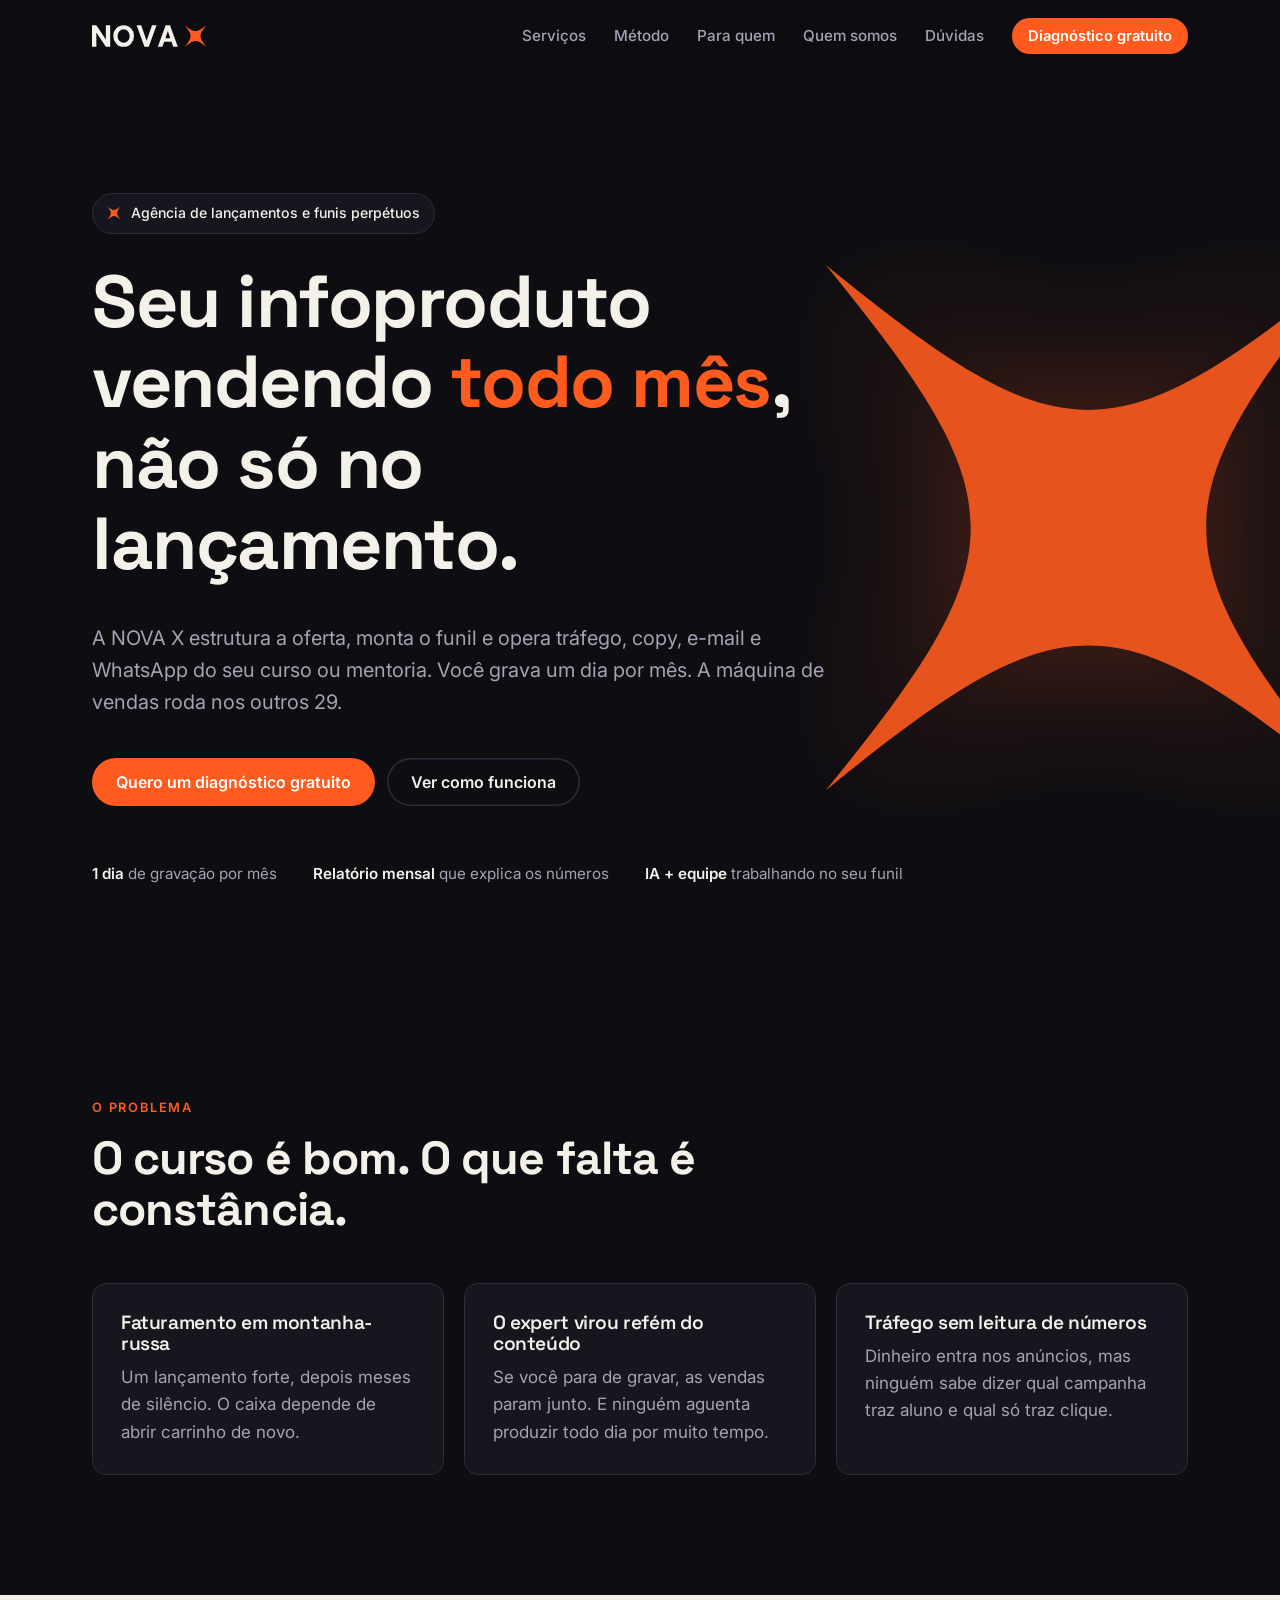
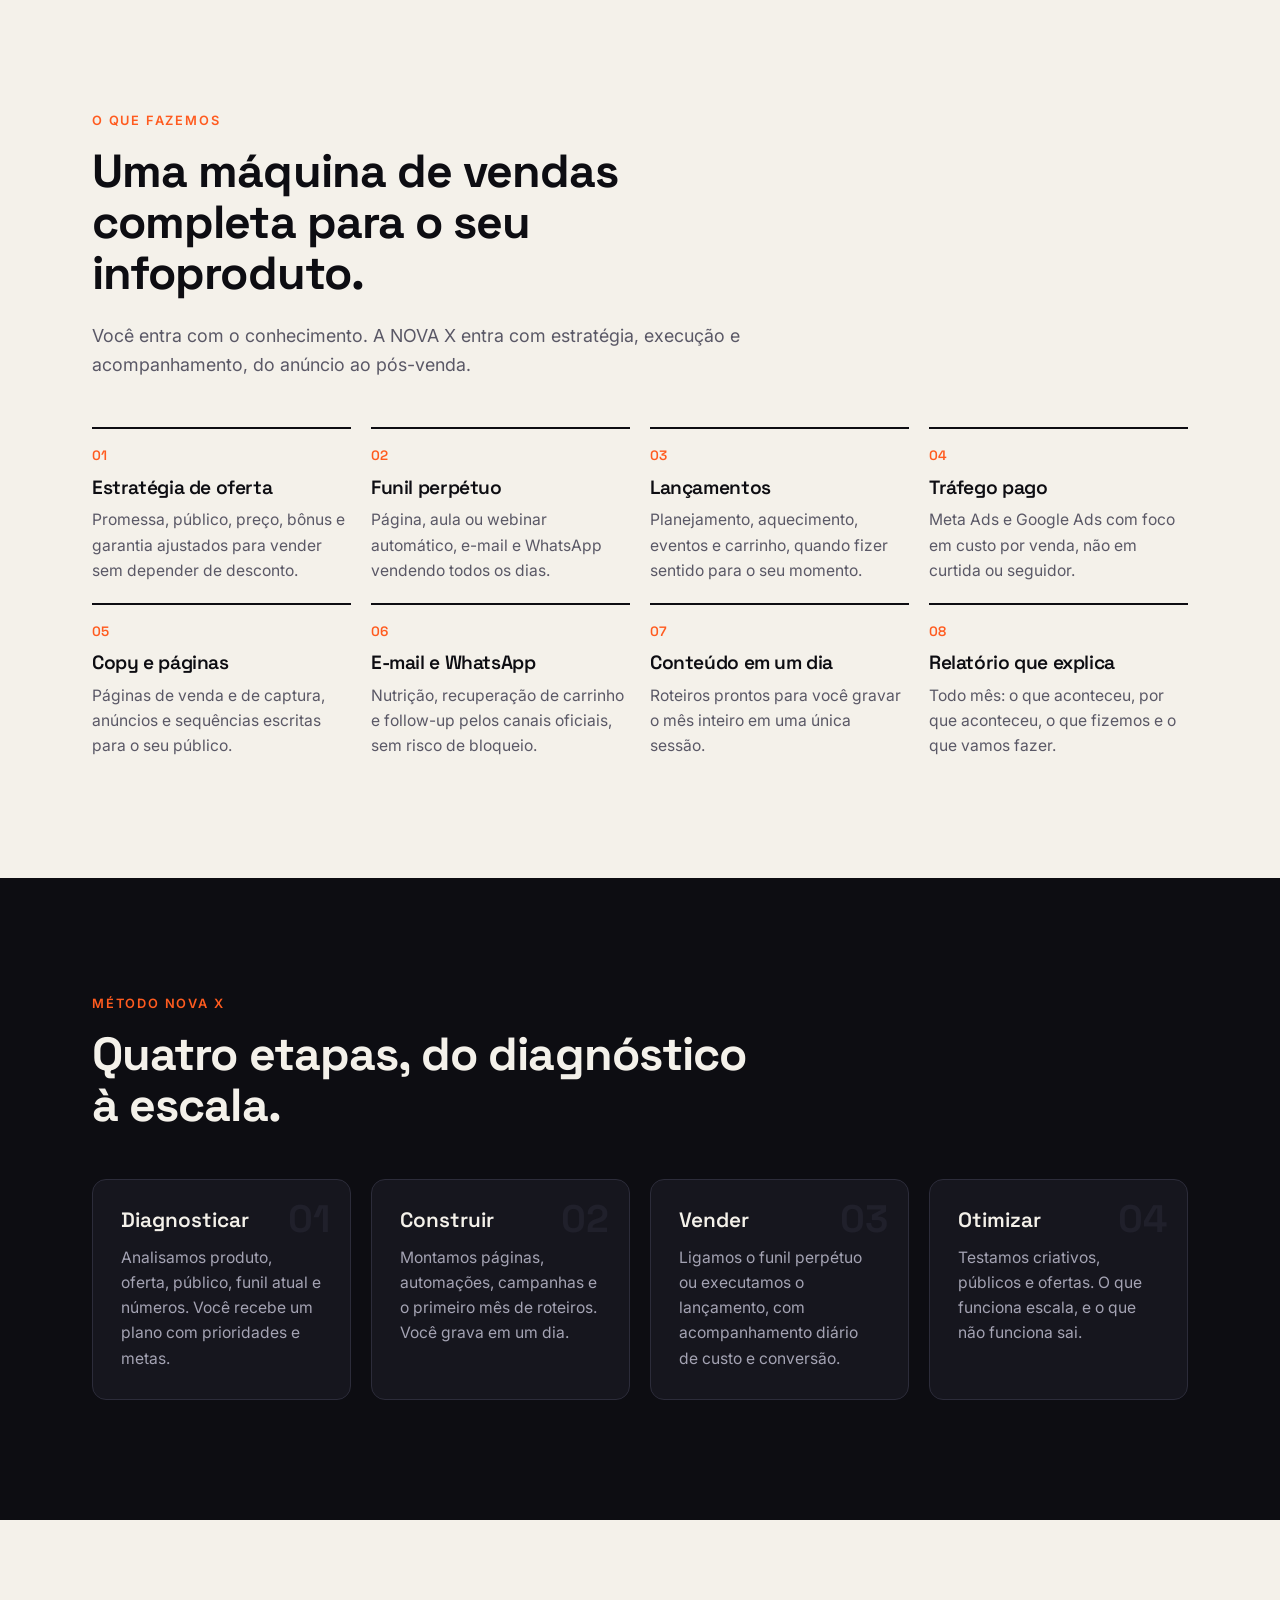
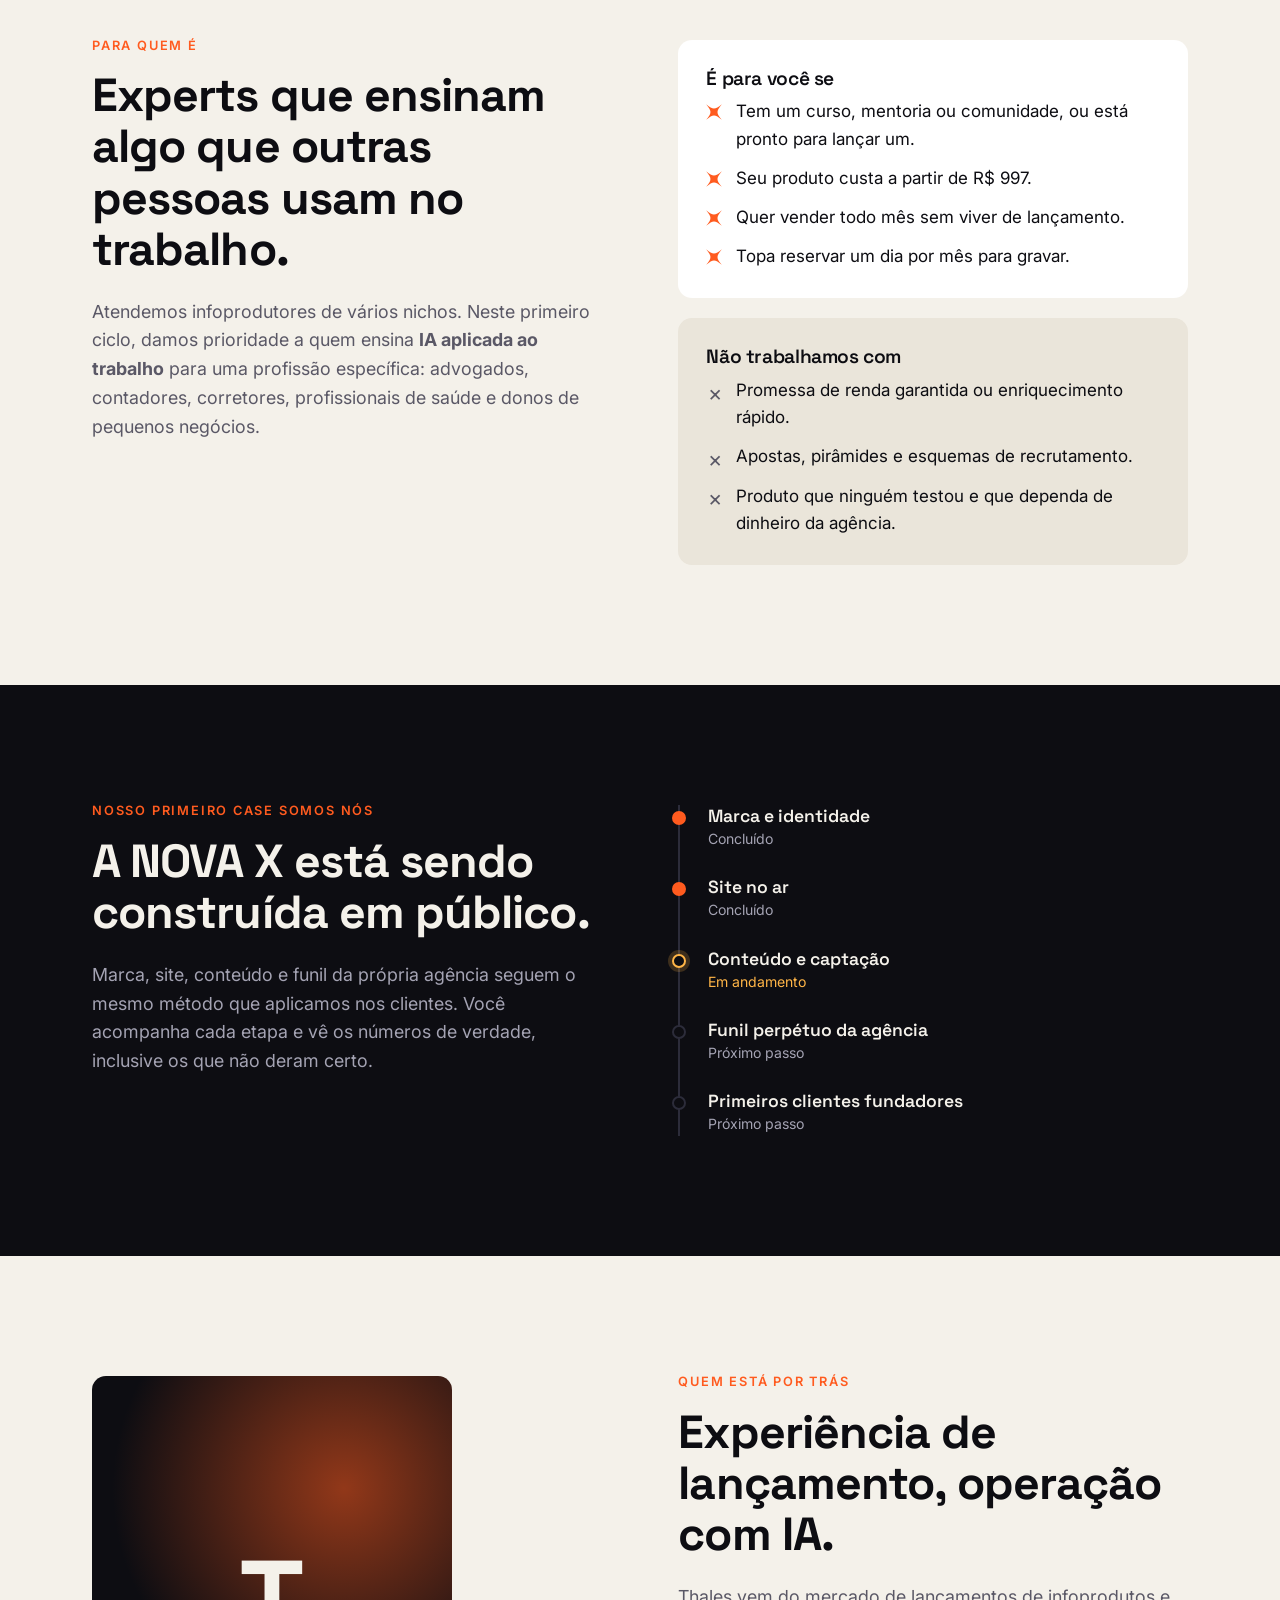
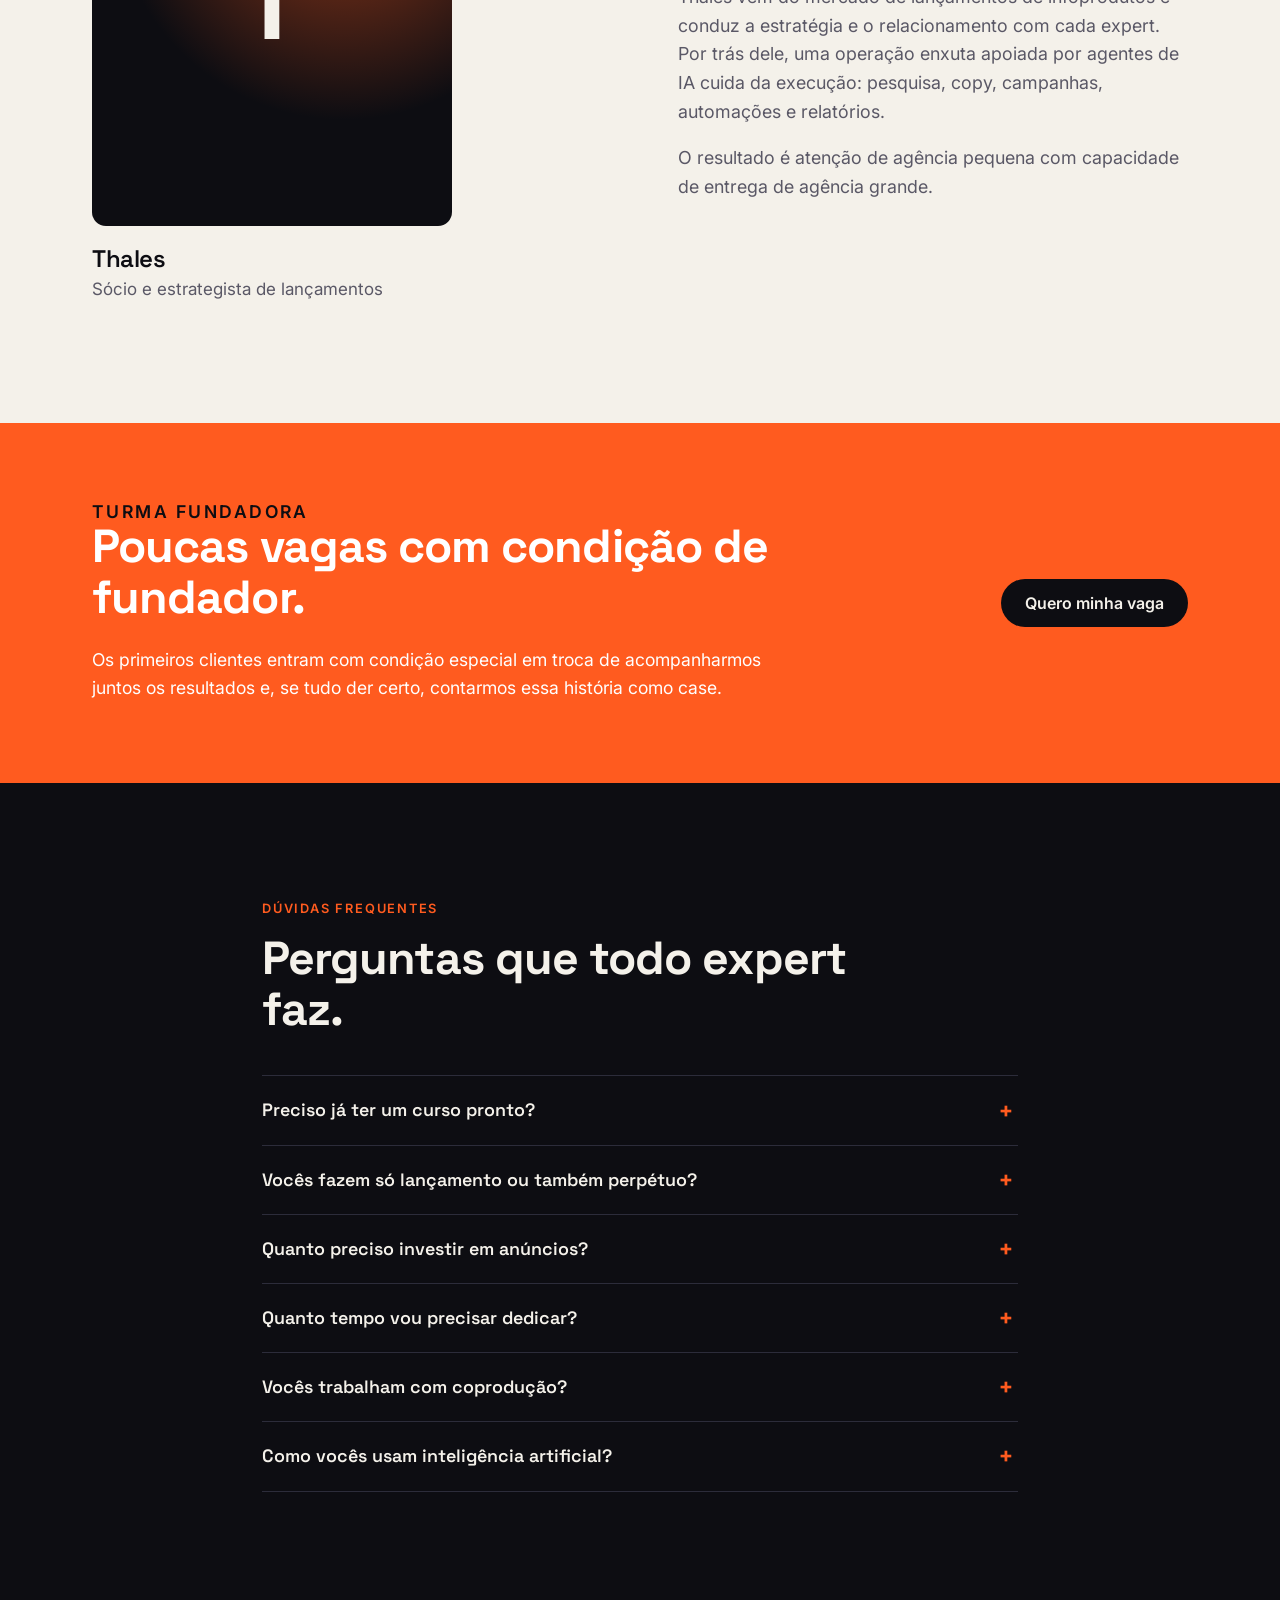
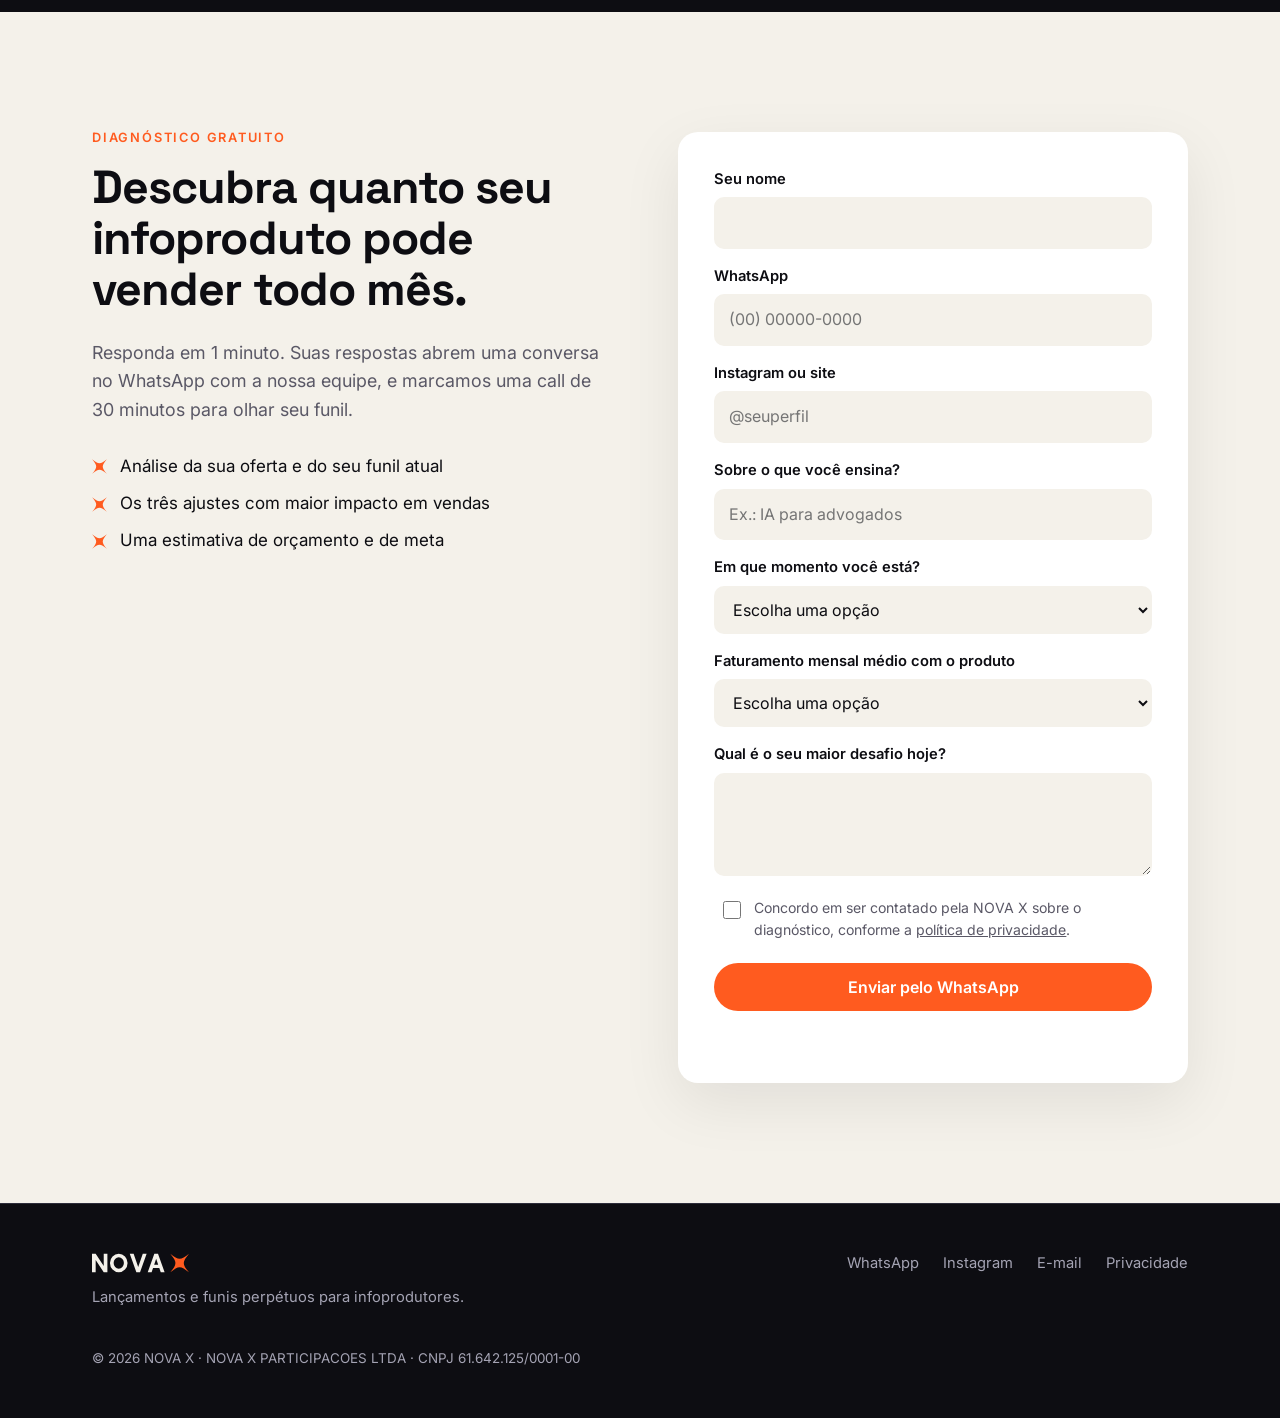
<file: index.html>
<!doctype html>
<html lang="pt-BR">
<head>
  <meta charset="utf-8">
  <meta name="viewport" content="width=device-width, initial-scale=1">
  <title>NOVA X | Lançamentos e funis perpétuos para infoprodutores</title>
  <meta name="description" content="A NOVA X estrutura, lança e escala infoprodutos: estratégia de oferta, funil perpétuo, tráfego pago, copy, e-mail e WhatsApp, com método e IA a favor do expert.">
  <meta name="theme-color" content="#0D0D12">
  <link rel="icon" href="assets/img/favicon.svg" type="image/svg+xml">
  <link rel="apple-touch-icon" href="assets/img/apple-touch-icon.png">

  <meta property="og:type" content="website">
  <meta property="og:locale" content="pt_BR">
  <meta property="og:title" content="NOVA X | Lançamentos e funis perpétuos para infoprodutores">
  <meta property="og:description" content="Seu infoproduto vendendo todo mês, não só no lançamento. Estratégia, tráfego, funil e conteúdo com método.">
  <meta property="og:image" content="https://www.agencianovax.com.br/assets/img/og-image.png">
  <meta name="twitter:card" content="summary_large_image">

  <link rel="preconnect" href="https://fonts.googleapis.com">
  <link rel="preconnect" href="https://fonts.gstatic.com" crossorigin>
  <link href="https://fonts.googleapis.com/css2?family=Inter:wght@400;500;600&family=Space+Grotesk:wght@500;600;700&display=swap" rel="stylesheet">
  <link rel="stylesheet" href="assets/css/style.css">
</head>
<body>
  <a class="skip" href="#conteudo">Pular para o conteúdo</a>

  <header class="topo" id="topo">
    <div class="wrap topo__in">
      <a class="marca" href="#topo" aria-label="NOVA X, início">
        <img src="assets/img/logo.svg" alt="NOVA X" width="135" height="30">
      </a>
      <button class="menu-btn" aria-expanded="false" aria-controls="menu" aria-label="Abrir menu">
        <span></span><span></span>
      </button>
      <nav class="menu" id="menu" aria-label="Principal">
        <a href="#servicos">Serviços</a>
        <a href="#metodo">Método</a>
        <a href="#para-quem">Para quem</a>
        <a href="#quem-somos">Quem somos</a>
        <a href="#faq">Dúvidas</a>
        <a class="btn btn--sm" href="#diagnostico">Diagnóstico gratuito</a>
      </nav>
    </div>
  </header>

  <main id="conteudo">

    <!-- HERO -->
    <section class="hero">
      <div class="wrap hero__in">
        <p class="selo"><span class="estrela" aria-hidden="true"></span> Agência de lançamentos e funis perpétuos</p>
        <h1>Seu infoproduto vendendo <em>todo mês</em>, não só no lançamento.</h1>
        <p class="hero__sub">A NOVA X estrutura a oferta, monta o funil e opera tráfego, copy, e-mail e WhatsApp do seu curso ou mentoria. Você grava um dia por mês. A máquina de vendas roda nos outros 29.</p>
        <div class="hero__cta">
          <a class="btn" href="#diagnostico">Quero um diagnóstico gratuito</a>
          <a class="btn btn--ghost" href="#metodo">Ver como funciona</a>
        </div>
        <ul class="hero__provas" aria-label="Destaques">
          <li><strong>1 dia</strong> de gravação por mês</li>
          <li><strong>Relatório mensal</strong> que explica os números</li>
          <li><strong>IA + equipe</strong> trabalhando no seu funil</li>
        </ul>
      </div>
      <div class="hero__brilho" aria-hidden="true"></div>
    </section>

    <!-- PROBLEMA -->
    <section class="secao" id="problema">
      <div class="wrap">
        <p class="rotulo">O problema</p>
        <h2>O curso é bom. O que falta é constância.</h2>
        <div class="grade grade--3">
          <article class="cartao">
            <h3>Faturamento em montanha-russa</h3>
            <p>Um lançamento forte, depois meses de silêncio. O caixa depende de abrir carrinho de novo.</p>
          </article>
          <article class="cartao">
            <h3>O expert virou refém do conteúdo</h3>
            <p>Se você para de gravar, as vendas param junto. E ninguém aguenta produzir todo dia por muito tempo.</p>
          </article>
          <article class="cartao">
            <h3>Tráfego sem leitura de números</h3>
            <p>Dinheiro entra nos anúncios, mas ninguém sabe dizer qual campanha traz aluno e qual só traz clique.</p>
          </article>
        </div>
      </div>
    </section>

    <!-- SERVIÇOS -->
    <section class="secao secao--clara" id="servicos">
      <div class="wrap">
        <p class="rotulo">O que fazemos</p>
        <h2>Uma máquina de vendas completa para o seu infoproduto.</h2>
        <p class="lead">Você entra com o conhecimento. A NOVA X entra com estratégia, execução e acompanhamento, do anúncio ao pós-venda.</p>
        <div class="grade grade--4">
          <article class="servico">
            <span class="servico__n">01</span>
            <h3>Estratégia de oferta</h3>
            <p>Promessa, público, preço, bônus e garantia ajustados para vender sem depender de desconto.</p>
          </article>
          <article class="servico">
            <span class="servico__n">02</span>
            <h3>Funil perpétuo</h3>
            <p>Página, aula ou webinar automático, e-mail e WhatsApp vendendo todos os dias.</p>
          </article>
          <article class="servico">
            <span class="servico__n">03</span>
            <h3>Lançamentos</h3>
            <p>Planejamento, aquecimento, eventos e carrinho, quando fizer sentido para o seu momento.</p>
          </article>
          <article class="servico">
            <span class="servico__n">04</span>
            <h3>Tráfego pago</h3>
            <p>Meta Ads e Google Ads com foco em custo por venda, não em curtida ou seguidor.</p>
          </article>
          <article class="servico">
            <span class="servico__n">05</span>
            <h3>Copy e páginas</h3>
            <p>Páginas de venda e de captura, anúncios e sequências escritas para o seu público.</p>
          </article>
          <article class="servico">
            <span class="servico__n">06</span>
            <h3>E-mail e WhatsApp</h3>
            <p>Nutrição, recuperação de carrinho e follow-up pelos canais oficiais, sem risco de bloqueio.</p>
          </article>
          <article class="servico">
            <span class="servico__n">07</span>
            <h3>Conteúdo em um dia</h3>
            <p>Roteiros prontos para você gravar o mês inteiro em uma única sessão.</p>
          </article>
          <article class="servico">
            <span class="servico__n">08</span>
            <h3>Relatório que explica</h3>
            <p>Todo mês: o que aconteceu, por que aconteceu, o que fizemos e o que vamos fazer.</p>
          </article>
        </div>
      </div>
    </section>

    <!-- MÉTODO -->
    <section class="secao" id="metodo">
      <div class="wrap">
        <p class="rotulo">Método NOVA X</p>
        <h2>Quatro etapas, do diagnóstico à escala.</h2>
        <ol class="metodo">
          <li>
            <span class="metodo__passo">Diagnosticar</span>
            <p>Analisamos produto, oferta, público, funil atual e números. Você recebe um plano com prioridades e metas.</p>
          </li>
          <li>
            <span class="metodo__passo">Construir</span>
            <p>Montamos páginas, automações, campanhas e o primeiro mês de roteiros. Você grava em um dia.</p>
          </li>
          <li>
            <span class="metodo__passo">Vender</span>
            <p>Ligamos o funil perpétuo ou executamos o lançamento, com acompanhamento diário de custo e conversão.</p>
          </li>
          <li>
            <span class="metodo__passo">Otimizar</span>
            <p>Testamos criativos, públicos e ofertas. O que funciona escala, e o que não funciona sai.</p>
          </li>
        </ol>
      </div>
    </section>

    <!-- PARA QUEM -->
    <section class="secao secao--clara" id="para-quem">
      <div class="wrap duas">
        <div>
          <p class="rotulo">Para quem é</p>
          <h2>Experts que ensinam algo que outras pessoas usam no trabalho.</h2>
          <p class="lead">Atendemos infoprodutores de vários nichos. Neste primeiro ciclo, damos prioridade a quem ensina <strong>IA aplicada ao trabalho</strong> para uma profissão específica: advogados, contadores, corretores, profissionais de saúde e donos de pequenos negócios.</p>
        </div>
        <div class="listas">
          <div class="lista lista--sim">
            <h3>É para você se</h3>
            <ul>
              <li>Tem um curso, mentoria ou comunidade, ou está pronto para lançar um.</li>
              <li>Seu produto custa a partir de R$&nbsp;997.</li>
              <li>Quer vender todo mês sem viver de lançamento.</li>
              <li>Topa reservar um dia por mês para gravar.</li>
            </ul>
          </div>
          <div class="lista lista--nao">
            <h3>Não trabalhamos com</h3>
            <ul>
              <li>Promessa de renda garantida ou enriquecimento rápido.</li>
              <li>Apostas, pirâmides e esquemas de recrutamento.</li>
              <li>Produto que ninguém testou e que dependa de dinheiro da agência.</li>
            </ul>
          </div>
        </div>
      </div>
    </section>

    <!-- PRIMEIRO CASE -->
    <section class="secao" id="case">
      <div class="wrap duas">
        <div>
          <p class="rotulo">Nosso primeiro case somos nós</p>
          <h2>A NOVA X está sendo construída em público.</h2>
          <p class="lead">Marca, site, conteúdo e funil da própria agência seguem o mesmo método que aplicamos nos clientes. Você acompanha cada etapa e vê os números de verdade, inclusive os que não deram certo.</p>
        </div>
        <ul class="linha-tempo">
          <li class="feito"><span>Marca e identidade</span><small>Concluído</small></li>
          <li class="feito"><span>Site no ar</span><small>Concluído</small></li>
          <li class="agora"><span>Conteúdo e captação</span><small>Em andamento</small></li>
          <li><span>Funil perpétuo da agência</span><small>Próximo passo</small></li>
          <li><span>Primeiros clientes fundadores</span><small>Próximo passo</small></li>
        </ul>
      </div>
    </section>

    <!-- QUEM SOMOS -->
    <section class="secao secao--clara" id="quem-somos">
      <div class="wrap duas">
        <div class="pessoa">
          <div class="pessoa__foto" aria-hidden="true">T</div>
          <div>
            <h3>Thales</h3>
            <p class="pessoa__papel">Sócio e estrategista de lançamentos</p>
          </div>
        </div>
        <div>
          <p class="rotulo">Quem está por trás</p>
          <h2>Experiência de lançamento, operação com IA.</h2>
          <p class="lead">Thales vem do mercado de lançamentos de infoprodutos e conduz a estratégia e o relacionamento com cada expert. Por trás dele, uma operação enxuta apoiada por agentes de IA cuida da execução: pesquisa, copy, campanhas, automações e relatórios.</p>
          <p class="lead">O resultado é atenção de agência pequena com capacidade de entrega de agência grande.</p>
        </div>
      </div>
    </section>

    <!-- FUNDADORES -->
    <section class="secao secao--destaque">
      <div class="wrap fundadores">
        <div>
          <p class="rotulo">Turma fundadora</p>
          <h2>Poucas vagas com condição de fundador.</h2>
          <p>Os primeiros clientes entram com condição especial em troca de acompanharmos juntos os resultados e, se tudo der certo, contarmos essa história como case.</p>
        </div>
        <a class="btn btn--claro" href="#diagnostico">Quero minha vaga</a>
      </div>
    </section>

    <!-- FAQ -->
    <section class="secao" id="faq">
      <div class="wrap estreito">
        <p class="rotulo">Dúvidas frequentes</p>
        <h2>Perguntas que todo expert faz.</h2>
        <div class="faq">
          <details>
            <summary>Preciso já ter um curso pronto?</summary>
            <p>Não necessariamente. Se o produto ainda não existe, o diagnóstico mostra se vale a pena criá-lo e como validar a demanda antes de investir em gravação e tráfego.</p>
          </details>
          <details>
            <summary>Vocês fazem só lançamento ou também perpétuo?</summary>
            <p>Os dois. Nossa recomendação padrão é ter um funil perpétuo vendendo todo mês e usar lançamentos pontuais para picos de faturamento.</p>
          </details>
          <details>
            <summary>Quanto preciso investir em anúncios?</summary>
            <p>Depende do preço do produto e da meta de vendas. No diagnóstico calculamos um orçamento mínimo para testar e a partir de quando faz sentido aumentar.</p>
          </details>
          <details>
            <summary>Quanto tempo vou precisar dedicar?</summary>
            <p>Um dia de gravação por mês, com roteiros prontos, e uma reunião mensal de resultados. O restante fica com a NOVA X.</p>
          </details>
          <details>
            <summary>Vocês trabalham com coprodução?</summary>
            <p>Somente depois que o produto já provou que vende, com faturamento e margem consistentes. No começo trabalhamos com mensalidade e remuneração por resultado.</p>
          </details>
          <details>
            <summary>Como vocês usam inteligência artificial?</summary>
            <p>A IA acelera pesquisa, escrita, análise de campanhas e relatórios. Tudo que vai ao ar passa por revisão humana antes de ser publicado.</p>
          </details>
        </div>
      </div>
    </section>

    <!-- DIAGNÓSTICO -->
    <section class="secao secao--clara" id="diagnostico">
      <div class="wrap duas">
        <div>
          <p class="rotulo">Diagnóstico gratuito</p>
          <h2>Descubra quanto seu infoproduto pode vender todo mês.</h2>
          <p class="lead">Responda em 1 minuto. Suas respostas abrem uma conversa no WhatsApp com a nossa equipe, e marcamos uma call de 30 minutos para olhar seu funil.</p>
          <ul class="checks">
            <li>Análise da sua oferta e do seu funil atual</li>
            <li>Os três ajustes com maior impacto em vendas</li>
            <li>Uma estimativa de orçamento e de meta</li>
          </ul>
        </div>

        <form class="form" id="form-diagnostico" novalidate>
          <div class="campo">
            <label for="f-nome">Seu nome</label>
            <input id="f-nome" name="nome" type="text" autocomplete="name" required>
          </div>
          <div class="campo">
            <label for="f-whats">WhatsApp</label>
            <input id="f-whats" name="whatsapp" type="tel" autocomplete="tel" inputmode="tel" placeholder="(00) 00000-0000" required>
          </div>
          <div class="campo">
            <label for="f-perfil">Instagram ou site</label>
            <input id="f-perfil" name="perfil" type="text" placeholder="@seuperfil">
          </div>
          <div class="campo">
            <label for="f-nicho">Sobre o que você ensina?</label>
            <input id="f-nicho" name="nicho" type="text" placeholder="Ex.: IA para advogados" required>
          </div>
          <div class="campo">
            <label for="f-momento">Em que momento você está?</label>
            <select id="f-momento" name="momento" required>
              <option value="">Escolha uma opção</option>
              <option>Ainda não tenho produto</option>
              <option>Tenho produto, mas vendo pouco</option>
              <option>Já fiz lançamentos e quero vender todo mês</option>
              <option>Já vendo todo mês e quero escalar</option>
            </select>
          </div>
          <div class="campo">
            <label for="f-fat">Faturamento mensal médio com o produto</label>
            <select id="f-fat" name="faturamento" required>
              <option value="">Escolha uma opção</option>
              <option>Ainda não faturei</option>
              <option>Até R$ 10 mil</option>
              <option>De R$ 10 mil a R$ 30 mil</option>
              <option>De R$ 30 mil a R$ 100 mil</option>
              <option>Acima de R$ 100 mil</option>
            </select>
          </div>
          <div class="campo">
            <label for="f-desafio">Qual é o seu maior desafio hoje?</label>
            <textarea id="f-desafio" name="desafio" rows="3"></textarea>
          </div>
          <label class="aceite">
            <input type="checkbox" name="aceite" required>
            <span>Concordo em ser contatado pela NOVA X sobre o diagnóstico, conforme a <a href="privacidade.html">política de privacidade</a>.</span>
          </label>
          <button class="btn btn--largo" type="submit">Enviar pelo WhatsApp</button>
          <p class="form__msg" role="status" aria-live="polite"></p>
        </form>
      </div>
    </section>

  </main>

  <footer class="rodape">
    <div class="wrap rodape__in">
      <div>
        <img src="assets/img/logo.svg" alt="NOVA X" width="112" height="25">
        <p>Lançamentos e funis perpétuos para infoprodutores.</p>
      </div>
      <nav aria-label="Contato">
        <a data-contato="whatsapp" href="#diagnostico">WhatsApp</a>
        <a data-contato="instagram" href="#" hidden>Instagram</a>
        <a data-contato="email" href="#" hidden>E-mail</a>
        <a href="privacidade.html">Privacidade</a>
      </nav>
      <p class="rodape__legal">© <span data-ano>2026</span> NOVA X<span data-razao></span></p>
    </div>
  </footer>

  <script src="assets/js/main.js" defer></script>
</body>
</html>
</file>
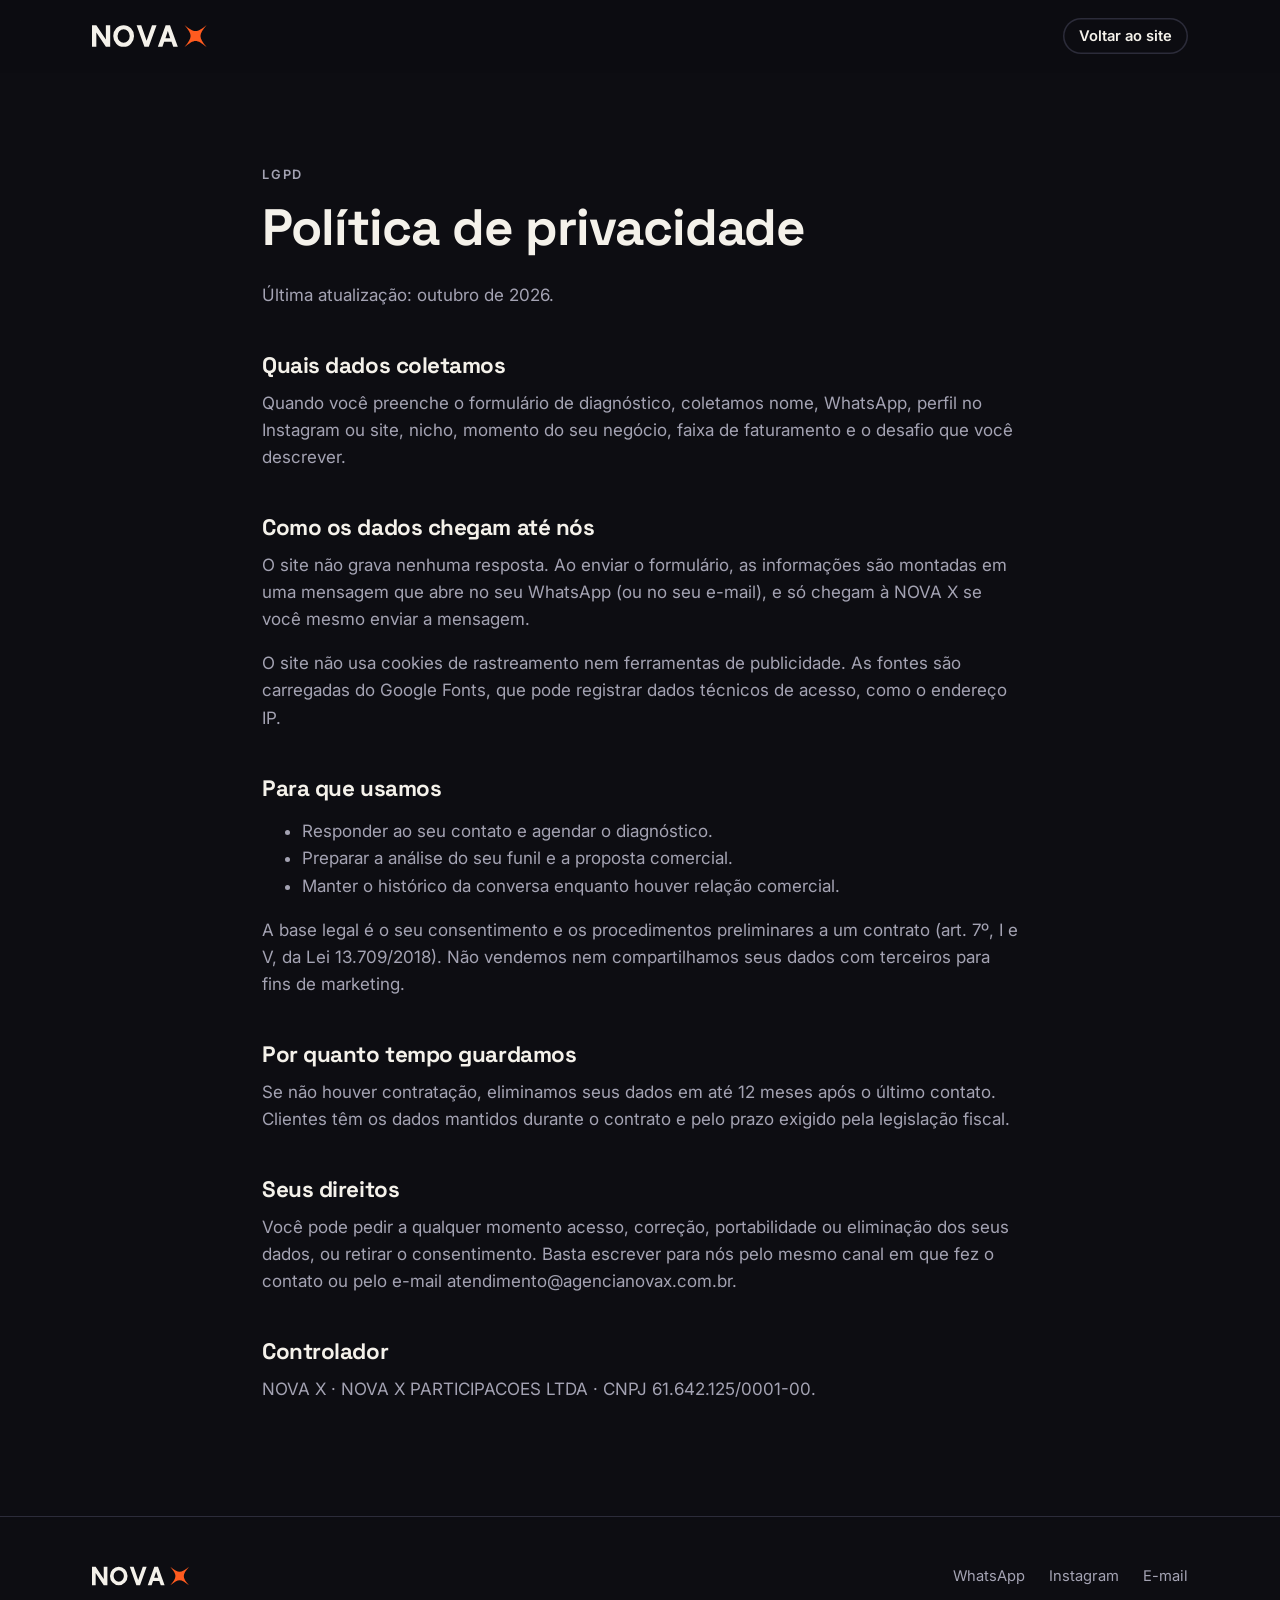
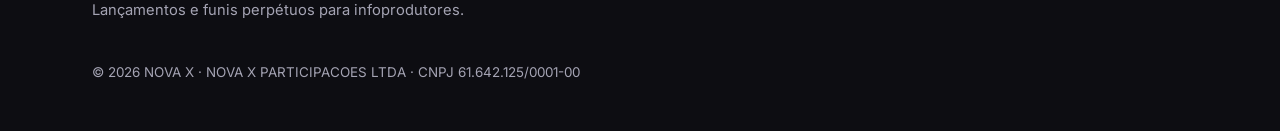
<file: privacidade.html>
<!doctype html>
<html lang="pt-BR">
<head>
  <meta charset="utf-8">
  <meta name="viewport" content="width=device-width, initial-scale=1">
  <title>Política de privacidade | NOVA X</title>
  <meta name="description" content="Como a NOVA X trata os dados pessoais de quem entra em contato pelo site.">
  <meta name="theme-color" content="#0D0D12">
  <link rel="icon" href="assets/img/favicon.svg" type="image/svg+xml">
  <link rel="preconnect" href="https://fonts.googleapis.com">
  <link rel="preconnect" href="https://fonts.gstatic.com" crossorigin>
  <link href="https://fonts.googleapis.com/css2?family=Inter:wght@400;500;600&family=Space+Grotesk:wght@500;600;700&display=swap" rel="stylesheet">
  <link rel="stylesheet" href="assets/css/style.css">
</head>
<body>
  <header class="topo">
    <div class="wrap topo__in">
      <a class="marca" href="./" aria-label="NOVA X, início">
        <img src="assets/img/logo.svg" alt="NOVA X" width="135" height="30">
      </a>
      <a class="btn btn--sm btn--ghost" href="./">Voltar ao site</a>
    </div>
  </header>

  <main class="pagina">
    <div class="wrap estreito">
      <p class="rotulo">LGPD</p>
      <h1>Política de privacidade</h1>
      <p>Última atualização: outubro de 2026.</p>

      <h2>Quais dados coletamos</h2>
      <p>Quando você preenche o formulário de diagnóstico, coletamos nome, WhatsApp, perfil no Instagram ou site, nicho, momento do seu negócio, faixa de faturamento e o desafio que você descrever.</p>

      <h2>Como os dados chegam até nós</h2>
      <p>O site não grava nenhuma resposta. Ao enviar o formulário, as informações são montadas em uma mensagem que abre no seu WhatsApp (ou no seu e-mail), e só chegam à NOVA X se você mesmo enviar a mensagem.</p>
      <p>O site não usa cookies de rastreamento nem ferramentas de publicidade. As fontes são carregadas do Google Fonts, que pode registrar dados técnicos de acesso, como o endereço IP.</p>

      <h2>Para que usamos</h2>
      <ul>
        <li>Responder ao seu contato e agendar o diagnóstico.</li>
        <li>Preparar a análise do seu funil e a proposta comercial.</li>
        <li>Manter o histórico da conversa enquanto houver relação comercial.</li>
      </ul>
      <p>A base legal é o seu consentimento e os procedimentos preliminares a um contrato (art. 7º, I e V, da Lei 13.709/2018). Não vendemos nem compartilhamos seus dados com terceiros para fins de marketing.</p>

      <h2>Por quanto tempo guardamos</h2>
      <p>Se não houver contratação, eliminamos seus dados em até 12 meses após o último contato. Clientes têm os dados mantidos durante o contrato e pelo prazo exigido pela legislação fiscal.</p>

      <h2>Seus direitos</h2>
      <p>Você pode pedir a qualquer momento acesso, correção, portabilidade ou eliminação dos seus dados, ou retirar o consentimento. Basta escrever para nós pelo mesmo canal em que fez o contato<span data-email-texto></span>.</p>

      <h2>Controlador</h2>
      <p>NOVA X<span data-razao></span>.</p>
    </div>
  </main>

  <footer class="rodape">
    <div class="wrap rodape__in">
      <div>
        <img src="assets/img/logo.svg" alt="NOVA X" width="112" height="25">
        <p>Lançamentos e funis perpétuos para infoprodutores.</p>
      </div>
      <nav aria-label="Contato">
        <a data-contato="whatsapp" href="./#diagnostico">WhatsApp</a>
        <a data-contato="instagram" href="#" hidden>Instagram</a>
        <a data-contato="email" href="#" hidden>E-mail</a>
      </nav>
      <p class="rodape__legal">© <span data-ano>2026</span> NOVA X<span data-razao></span></p>
    </div>
  </footer>
  <script src="assets/js/main.js" defer></script>
</body>
</html>
</file>
<file: assets/css/style.css>
/* NOVA X — identidade e layout. Tokens descritos em docs/identidade.md */

:root {
  --tinta: #0D0D12;
  --tinta-2: #16161E;
  --tinta-3: #20202B;
  --linha: #2C2C3A;
  --papel: #F4F1EA;
  --papel-2: #EAE5DA;
  --cinza: #A4A3B3;
  --cinza-escuro: #5A5866;
  --nova: #FF5B1F;
  --nova-forte: #E84A10;
  --brilho: #FFB547;

  --fonte-titulo: "Space Grotesk", system-ui, sans-serif;
  --fonte-texto: "Inter", system-ui, -apple-system, "Segoe UI", sans-serif;

  --raio: 14px;
  --largura: 1160px;
  --gutter: clamp(16px, 4vw, 32px);
}

*, *::before, *::after { box-sizing: border-box; }
html { scroll-behavior: smooth; scroll-padding-top: 80px; }
@media (prefers-reduced-motion: reduce) { html { scroll-behavior: auto; } }

body {
  margin: 0;
  background: var(--tinta);
  color: var(--papel);
  font: 400 17px/1.6 var(--fonte-texto);
  -webkit-font-smoothing: antialiased;
  overflow-x: hidden;
}

img { max-width: 100%; display: block; }
a { color: inherit; }
h1, h2, h3 { font-family: var(--fonte-titulo); line-height: 1.1; margin: 0 0 .5em; letter-spacing: -0.02em; }
h1 { font-size: clamp(2.4rem, 6.4vw, 4.6rem); font-weight: 700; }
h2 { font-size: clamp(1.8rem, 3.8vw, 2.9rem); font-weight: 700; max-width: 22ch; }
h3 { font-size: 1.2rem; font-weight: 600; }
p { margin: 0 0 1em; }
em { font-style: normal; color: var(--nova); }

.wrap { width: 100%; max-width: var(--largura); margin: 0 auto; padding: 0 var(--gutter); }
.estreito { max-width: 820px; }

.skip { position: absolute; left: -9999px; }
.skip:focus { left: 16px; top: 16px; z-index: 100; background: var(--papel); color: var(--tinta); padding: 8px 12px; border-radius: 8px; }

:focus-visible { outline: 2px solid var(--brilho); outline-offset: 3px; }

/* Botões */
.btn {
  display: inline-flex; align-items: center; justify-content: center; gap: .5em;
  background: var(--nova); color: #fff;
  font: 600 1rem/1 var(--fonte-texto);
  padding: 1em 1.5em; border-radius: 999px; border: 0;
  text-decoration: none; cursor: pointer;
  transition: background .2s, transform .2s;
}
.btn:hover { background: var(--nova-forte); transform: translateY(-1px); }
.btn--sm { padding: .7em 1.1em; font-size: .92rem; }
.btn--ghost { background: transparent; color: var(--papel); box-shadow: inset 0 0 0 1.5px var(--linha); }
.btn--ghost:hover { background: var(--tinta-3); }
.btn--claro { background: var(--tinta); color: var(--papel); }
.btn--claro:hover { background: var(--tinta-3); }
.btn--largo { width: 100%; }

/* Topo */
.topo {
  position: sticky; top: 0; z-index: 50;
  background: color-mix(in srgb, var(--tinta) 86%, transparent);
  backdrop-filter: blur(12px);
  border-bottom: 1px solid transparent;
  transition: border-color .2s;
}
.topo.rolou { border-bottom-color: var(--linha); }
.topo__in { display: flex; align-items: center; justify-content: space-between; height: 72px; }
.marca img { height: 26px; width: auto; }
.menu { display: flex; align-items: center; gap: 28px; }
.menu a:not(.btn) { text-decoration: none; color: var(--cinza); font-size: .95rem; font-weight: 500; }
.menu a:not(.btn):hover { color: var(--papel); }
.menu-btn { display: none; }

@media (max-width: 900px) {
  .menu-btn {
    display: grid; gap: 6px; place-content: center;
    width: 44px; height: 44px; border: 0; background: transparent; cursor: pointer;
  }
  .menu-btn span { display: block; width: 22px; height: 2px; background: var(--papel); transition: transform .2s; }
  .menu-btn[aria-expanded="true"] span:first-child { transform: translateY(4px) rotate(45deg); }
  .menu-btn[aria-expanded="true"] span:last-child { transform: translateY(-4px) rotate(-45deg); }
  .menu {
    position: absolute; top: 72px; left: 0; right: 0;
    flex-direction: column; align-items: stretch; gap: 0;
    background: var(--tinta); border-bottom: 1px solid var(--linha);
    padding: 8px var(--gutter) 20px;
    display: none;
  }
  .menu.aberto { display: flex; }
  .menu a:not(.btn) { padding: 14px 0; border-bottom: 1px solid var(--linha); font-size: 1.05rem; }
  .menu .btn { margin-top: 16px; }
}

/* Hero */
.hero { position: relative; overflow: hidden; padding: clamp(64px, 10vw, 120px) 0 clamp(56px, 8vw, 96px); }
.hero__in { position: relative; z-index: 1; }
.hero h1 { max-width: 16ch; }
.hero__sub { font-size: clamp(1.05rem, 1.6vw, 1.25rem); color: var(--cinza); max-width: 58ch; margin: 1.2em 0 2em; }
.hero__cta { display: flex; flex-wrap: wrap; gap: 12px; }
.hero__provas { list-style: none; padding: 0; margin: 56px 0 0; display: flex; flex-wrap: wrap; gap: 12px 36px; color: var(--cinza); font-size: .95rem; }
.hero__provas strong { color: var(--papel); font-weight: 600; }
.hero__brilho {
  position: absolute; right: -6vw; top: 50%; translate: 0 -50%;
  width: min(42vw, 540px); aspect-ratio: 1;
  background: url("../img/estrela.svg") center/contain no-repeat;
  opacity: .9;
  filter: drop-shadow(0 0 80px rgba(255, 91, 31, .35));
  animation: girar 60s linear infinite;
}
@keyframes girar { to { rotate: 360deg; } }
@media (prefers-reduced-motion: reduce) { .hero__brilho { animation: none; } }
@media (max-width: 700px) {
  .hero__brilho { right: -40vw; top: 18%; width: 90vw; opacity: .35; }
}

.selo {
  display: inline-flex; align-items: center; gap: 10px;
  font-size: .88rem; font-weight: 500; color: var(--papel);
  background: var(--tinta-2); border: 1px solid var(--linha);
  padding: 8px 14px; border-radius: 999px; margin-bottom: 28px;
}
.estrela { width: 14px; height: 14px; background: url("../img/estrela.svg") center/contain no-repeat; }

/* Seções */
.secao { padding: clamp(72px, 10vw, 120px) 0; }
.secao--clara { background: var(--papel); color: var(--tinta); }
.secao--clara .lead { color: var(--cinza-escuro); }
.secao--destaque { background: var(--nova); color: #fff; padding: clamp(56px, 7vw, 80px) 0; }
.rotulo {
  font: 600 .8rem/1 var(--fonte-texto); letter-spacing: .14em; text-transform: uppercase;
  color: var(--nova); margin-bottom: 18px;
}
.secao--destaque .rotulo { color: var(--tinta); }
.lead { font-size: 1.12rem; color: var(--cinza); max-width: 60ch; }

.grade { display: grid; gap: 20px; margin-top: 48px; }
.grade--3 { grid-template-columns: repeat(auto-fit, minmax(260px, 1fr)); }
.grade--4 { grid-template-columns: repeat(auto-fit, minmax(240px, 1fr)); }

.cartao { background: var(--tinta-2); border: 1px solid var(--linha); border-radius: var(--raio); padding: 28px; }
.cartao p { color: var(--cinza); margin: 0; }

.servico { border-top: 2px solid var(--tinta); padding-top: 20px; }
.servico__n { font: 600 .85rem/1 var(--fonte-titulo); color: var(--nova); display: block; margin-bottom: 14px; }
.servico p { color: var(--cinza-escuro); margin: 0; font-size: .98rem; }

.duas { display: grid; grid-template-columns: 1fr 1fr; gap: clamp(32px, 6vw, 80px); align-items: start; }
@media (max-width: 860px) { .duas { grid-template-columns: 1fr; } }

/* Método */
.metodo { list-style: none; padding: 0; margin: 48px 0 0; display: grid; grid-template-columns: repeat(4, 1fr); gap: 20px; counter-reset: passo; }
.metodo li { counter-increment: passo; background: var(--tinta-2); border: 1px solid var(--linha); border-radius: var(--raio); padding: 28px; position: relative; }
.metodo li::before { content: counter(passo, decimal-leading-zero); font: 700 2.4rem/1 var(--fonte-titulo); color: var(--tinta-3); position: absolute; right: 20px; top: 20px; }
.metodo__passo { font: 600 1.3rem/1.2 var(--fonte-titulo); display: block; margin-bottom: 12px; color: var(--papel); }
.metodo p { color: var(--cinza); margin: 0; font-size: .98rem; }
@media (max-width: 980px) { .metodo { grid-template-columns: 1fr 1fr; } }
@media (max-width: 560px) { .metodo { grid-template-columns: 1fr; } }

/* Para quem */
.listas { display: grid; gap: 20px; }
.lista { border-radius: var(--raio); padding: 28px; }
.lista--sim { background: #fff; }
.lista--nao { background: var(--papel-2); }
.lista ul { list-style: none; padding: 0; margin: 0; display: grid; gap: 12px; }
.lista li { padding-left: 30px; position: relative; }
.lista--sim li::before { content: ""; position: absolute; left: 0; top: .35em; width: 16px; height: 16px; background: url("../img/estrela.svg") center/contain no-repeat; }
.lista--nao li::before { content: "×"; position: absolute; left: 2px; top: -.05em; font-size: 1.3em; color: var(--cinza-escuro); }

/* Linha do tempo */
.linha-tempo { list-style: none; margin: 0; padding: 0; border-left: 2px solid var(--linha); }
.linha-tempo li { position: relative; padding: 0 0 26px 28px; display: flex; flex-direction: column; }
.linha-tempo li:last-child { padding-bottom: 0; }
.linha-tempo li::before { content: ""; position: absolute; left: -8px; top: 6px; width: 14px; height: 14px; border-radius: 50%; background: var(--tinta); border: 2px solid var(--linha); }
.linha-tempo span { font: 600 1.1rem/1.3 var(--fonte-titulo); }
.linha-tempo small { color: var(--cinza); font-size: .88rem; }
.linha-tempo .feito::before { background: var(--nova); border-color: var(--nova); }
.linha-tempo .agora::before { background: var(--tinta); border-color: var(--brilho); box-shadow: 0 0 0 4px rgba(255, 181, 71, .2); }
.linha-tempo .agora small { color: var(--brilho); }

/* Quem somos */
.pessoa { display: flex; flex-direction: column; gap: 20px; }
.pessoa__foto {
  width: 100%; max-width: 360px; aspect-ratio: 4 / 5; border-radius: var(--raio);
  background: radial-gradient(circle at 70% 25%, rgba(255, 91, 31, .55), transparent 55%), var(--tinta);
  color: var(--papel); display: grid; place-items: center;
  font: 700 7rem/1 var(--fonte-titulo); object-fit: cover;
}
.pessoa h3 { font-size: 1.5rem; margin: 0; }
.pessoa__papel { color: var(--cinza-escuro); margin: 4px 0 0; }

/* Fundadores */
.fundadores { display: flex; align-items: center; justify-content: space-between; gap: 32px; flex-wrap: wrap; }
.fundadores > div { max-width: 680px; }
.fundadores h2 { max-width: none; }
.fundadores p { margin: 0; font-size: 1.1rem; }

/* FAQ */
.faq { margin-top: 40px; border-top: 1px solid var(--linha); }
.faq details { border-bottom: 1px solid var(--linha); }
.faq summary {
  cursor: pointer; list-style: none; padding: 22px 40px 22px 0; position: relative;
  font: 600 1.12rem/1.35 var(--fonte-titulo);
}
.faq summary::-webkit-details-marker { display: none; }
.faq summary::after { content: "+"; position: absolute; right: 4px; top: 50%; translate: 0 -50%; font-size: 1.6rem; color: var(--nova); transition: rotate .2s; }
.faq details[open] summary::after { rotate: 45deg; }
.faq details p { color: var(--cinza); padding-bottom: 22px; margin: 0; max-width: 64ch; }

/* Formulário */
.checks { list-style: none; padding: 0; margin: 28px 0 0; display: grid; gap: 10px; }
.checks li { padding-left: 28px; position: relative; }
.checks li::before { content: ""; position: absolute; left: 0; top: .4em; width: 15px; height: 15px; background: url("../img/estrela.svg") center/contain no-repeat; }

.form { background: #fff; border-radius: 20px; padding: clamp(22px, 4vw, 36px); display: grid; gap: 16px; box-shadow: 0 20px 60px rgba(13, 13, 18, .08); }
.campo { display: grid; gap: 6px; }
.campo label { font-weight: 600; font-size: .92rem; }
.campo input, .campo select, .campo textarea {
  font: inherit; font-size: 1rem; color: var(--tinta);
  background: var(--papel); border: 1.5px solid transparent; border-radius: 10px;
  padding: 12px 14px; width: 100%;
}
.campo textarea { resize: vertical; }
.campo input:focus, .campo select:focus, .campo textarea:focus { outline: none; border-color: var(--nova); background: #fff; }
.campo .erro, .aceite.erro { border-color: #D3261C; }
.aceite { display: flex; gap: 10px; align-items: flex-start; font-size: .88rem; color: var(--cinza-escuro); border: 1.5px solid transparent; border-radius: 8px; padding: 4px; }
.aceite input { margin-top: 4px; accent-color: var(--nova); width: 18px; height: 18px; flex: none; }
.form__msg { margin: 0; font-size: .92rem; color: var(--cinza-escuro); min-height: 1.4em; }
.form__msg.erro { color: #D3261C; }

/* Rodapé */
.rodape { border-top: 1px solid var(--linha); padding: 48px 0; color: var(--cinza); font-size: .92rem; }
.rodape__in { display: grid; grid-template-columns: 1.4fr 1fr; gap: 24px 48px; align-items: start; }
.rodape__in img { height: 22px; width: auto; margin-bottom: 12px; }
.rodape nav { display: flex; flex-wrap: wrap; gap: 12px 24px; justify-content: flex-end; }
.rodape nav a { text-decoration: none; }
.rodape nav a:hover { color: var(--papel); }
.rodape__legal { grid-column: 1 / -1; margin: 0; font-size: .84rem; }
@media (max-width: 700px) {
  .rodape__in { grid-template-columns: 1fr; }
  .rodape nav { justify-content: flex-start; }
}

/* Páginas internas */
.pagina { padding: clamp(56px, 8vw, 96px) 0; }
.pagina h1 { font-size: clamp(2rem, 5vw, 3.2rem); }
.pagina h2 { font-size: 1.4rem; margin-top: 2em; max-width: none; }
.pagina p, .pagina li { color: var(--cinza); }
.pagina a { color: var(--brilho); }

/* Animação de entrada */
.revelar { opacity: 0; transform: translateY(16px); transition: opacity .6s ease, transform .6s ease; }
.revelar.visivel { opacity: 1; transform: none; }
@media (prefers-reduced-motion: reduce) { .revelar { opacity: 1; transform: none; transition: none; } }
</file>
